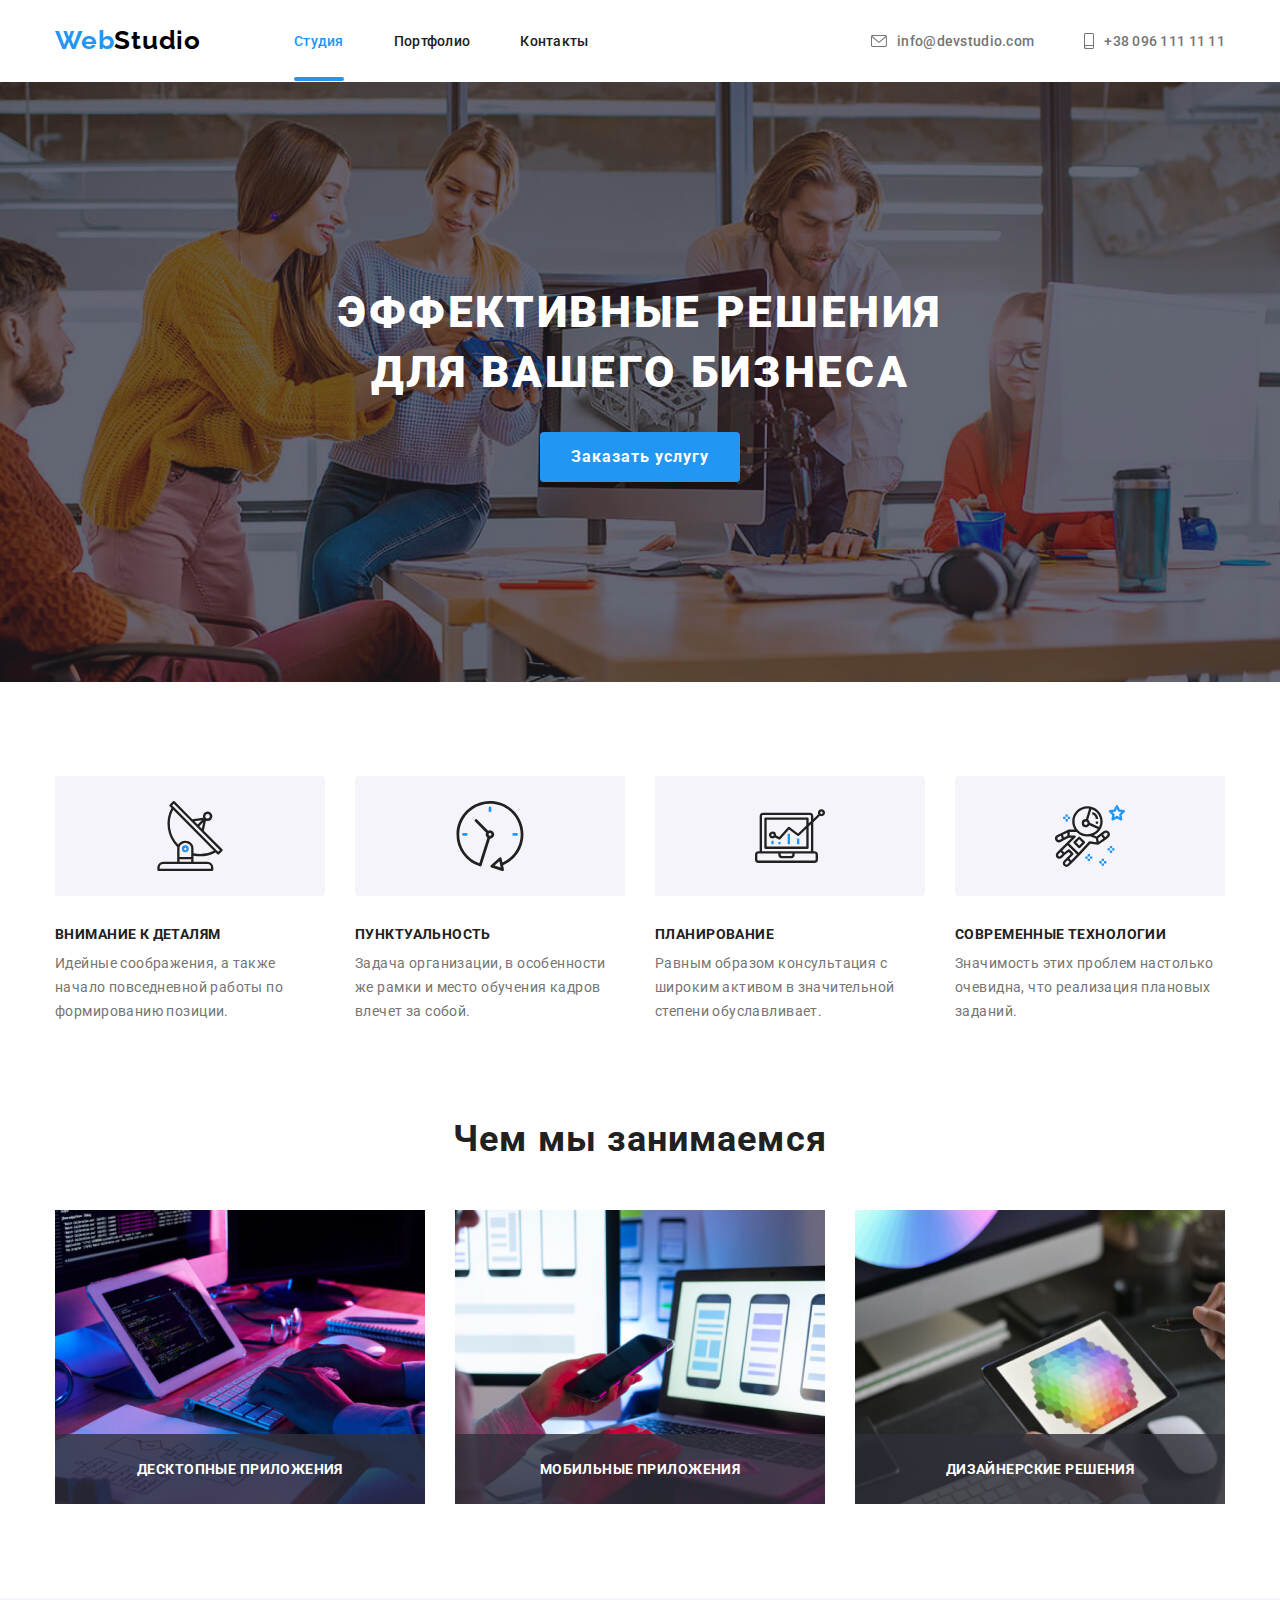
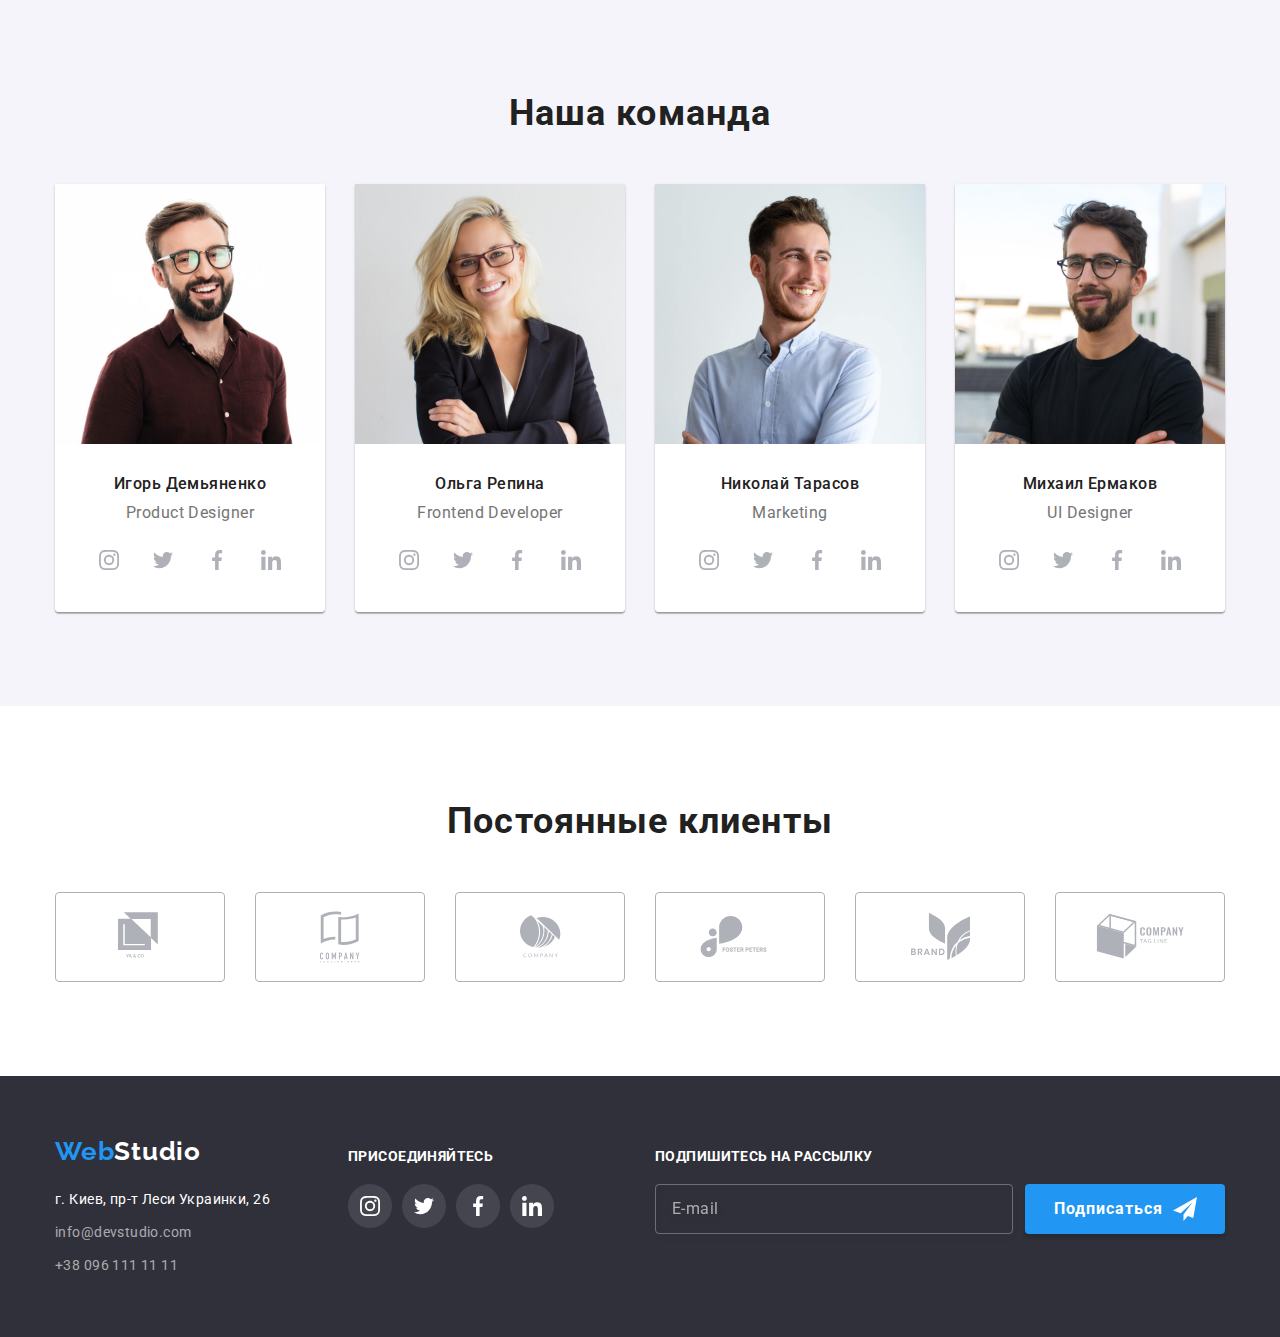
<file: index.html>
<!DOCTYPE html>
<html lang="ru">
  <head>
    <meta charset="UTF-8" />
    <meta name="viewport" content="width=device-width, initial-scale=1.0" />
    <title>Веб студия, портфолио</title>
    <link rel="stylesheet" href="https://cdnjs.cloudflare.com/ajax/libs/modern-normalize/1.0.0/modern-normalize.css" />
    <link rel="stylesheet"
      href="https://fonts.googleapis.com/css2?family=Raleway:wght@700&family=Roboto:wght@400;500;700;900&display=swap" />
    <link rel="stylesheet" href="./css/main.min.css" />
  </head>

  <body>
    <!--HEADER-->
    <header class="header">
      <div class="container">
        <nav class="navigation">
          <a
            class="logo link"
            href="./index.html"
            aria-label="логотип веб студии"
            ><span class="logo-color">Web</span
            ><span class="logo-color-header">Studio</span></a
          >
          <ul class="navigation-list list">
            <li class="navigation-list-item">
              <a class="navigation-list-link link active" href="./index.html"
                >Студия</a
              >
            </li>
            <li class="navigation-list-item">
              <a class="navigation-list-link link" href="./portfolio.html"
                >Портфолио</a
              >
            </li>
            <li class="navigation-list-item">
              <a class="navigation-list-link link" href="">Контакты</a>
            </li>
          </ul>
        </nav>
        <address class="address">
          <ul class="address-list list">
            <li class="address-list-item">
              <a
                class="address-list-link link"
                href="mailto:info@devstudio.com"
              >
                <svg class="address-list-svg envelope">
                  <use href="./images/sprite.svg#envelope"></use>
                </svg>
                info@devstudio.com</a
              >
            </li>
            <li class="address-list-item">
              <a class="address-list-link link" href="tel:+380961111111">
                <svg class="address-list-svg smartphone">
                  <use href="./images/sprite.svg#smartphone"></use>
                </svg>
                +38 096 111 11 11</a
              >
            </li>
          </ul>
        </address>
      </div>
    </header>

    <main>
      <!--HERO-->
      <section class="hero">
        <div class="container">
          <h1 class="hero-title">ЭФФЕКТИВНЫЕ РЕШЕНИЯ ДЛЯ ВАШЕГО БИЗНЕСА</h1>
          <button
            class="modal-button main-button"
            type="button"
            data-modal-open
          >
            Заказать услугу
          </button>
        </div>
      </section>

      <!--FEATURES-->
      <section class="features">
        <div class="container">
          <h2 class="features-title visually-hidden">Оcобенности веб студии</h2>
          <ul class="features-list list">
            <li class="features-list-item one">
              <h3 class="features-list-subtitle subtitle">
                Внимание к деталям
              </h3>
              <p class="features-list-text">
                Идейные соображения, а также начало повседневной работы по
                формированию позиции.
              </p>
            </li>
            <li class="features-list-item two">
              <h3 class="features-list-subtitle subtitle">Пунктуальность</h3>
              <p class="features-list-text">
                Задача организации, в особенности же рамки и место обучения
                кадров влечет за собой.
              </p>
            </li>
            <li class="features-list-item three">
              <h3 class="features-list-subtitle subtitle">Планирование</h3>
              <p class="features-list-text">
                Равным образом консультация с широким активом в значительной
                степени обуславливает.
              </p>
            </li>
            <li class="features-list-item four">
              <h3 class="features-list-subtitle subtitle">
                Современные технологии
              </h3>
              <p class="features-list-text">
                Значимость этих проблем настолько очевидна, что реализация
                плановых заданий.
              </p>
            </li>
          </ul>
        </div>
      </section>

      <!--GALLERY-->
      <section class="gallery">
        <div class="container">
          <h2 class="title">Чем мы занимаемся</h2>
          <ul class="gallery-list list">
            <li class="gallery-list-item">
              <div class="gallery-list-content">
                <img
                  class="gallery-list-img"
                  src="./images/gallery/gallery-img-1.jpg"
                  width="370"
                  height="294"
                  alt="Дизайнер пишет код"
                />
                <p class="gallery-list-text">Десктопные приложения</p>
              </div>
            </li>
            <li class="gallery-list-item">
              <div class="gallery-list-content">
                <img
                  class="gallery-list-img"
                  src="./images/gallery/gallery-img-2.jpg"
                  width="370"
                  height="294"
                  alt="Дизайнер создает интерфейс для мобильного"
                />
                <p class="gallery-list-text">Мобильные приложения</p>
              </div>
            </li>
            <li class="gallery-list-item">
              <div class="gallery-list-content">
                <img
                  class="gallery-list-img"
                  src="./images/gallery/gallery-img-3.jpg"
                  width="370"
                  height="294"
                  alt="Дизайнер выбирает цветовую гамму"
                />
                <p class="gallery-list-text">Дизайнерские решения</p>
              </div>
            </li>
          </ul>
        </div>
      </section>

      <!--STAFF-->
      <section class="staff">
        <div class="container">
          <h2 class="title">Наша команда</h2>
          <ul class="staff-list list">
            <li class="staff-list-items">
              <img
                class="staff-list-img"
                src="./images/staff/staff-img-1.jpg"
                width="270"
                height="260"
                alt="Сотрудник улыбается"
              />
              <div class="staff-list-content">
                <h3 class="staff-list-name">Игорь Демьяненко</h3>
                <p class="staff-list-position" lang="en">Product Designer</p>
                <ul class="social-list list">
                  <li class="social-list-item">
                    <a class="social-list-link" href="">
                      <svg class="social-list-svg">
                        <use href="./images/sprite.svg#instagram"></use>
                      </svg>
                    </a>
                  </li>
                  <li class="social-list-item">
                    <a class="social-list-link" href="">
                      <svg class="social-list-svg">
                        <use href="./images/sprite.svg#twitter"></use>
                      </svg>
                    </a>
                  </li>
                  <li class="social-list-item">
                    <a class="social-list-link" href="">
                      <svg class="social-list-svg">
                        <use href="./images/sprite.svg#facebook"></use>
                      </svg>
                    </a>
                  </li>
                  <li class="social-list-item">
                    <a class="social-list-link" href="">
                      <svg class="social-list-svg">
                        <use href="./images/sprite.svg#linkedin"></use>
                      </svg>
                    </a>
                  </li>
                </ul>
              </div>
            </li>
            <li class="staff-list-items">
              <img
                class="staff-list-img"
                src="./images/staff/staff-img-2.jpg"
                width="270"
                height="260"
                alt="Сотрудник улыбается"
              />
              <div class="staff-list-content">
                <h3 class="staff-list-name">Ольга Репина</h3>
                <p class="staff-list-position" lang="en">Frontend Developer</p>
                <ul class="social-list list">
                  <li class="social-list-item">
                    <a class="social-list-link" href="">
                      <svg class="social-list-svg">
                        <use href="./images/sprite.svg#instagram"></use>
                      </svg>
                    </a>
                  </li>
                  <li class="social-list-item">
                    <a class="social-list-link" href="">
                      <svg class="social-list-svg">
                        <use href="./images/sprite.svg#twitter"></use>
                      </svg>
                    </a>
                  </li>
                  <li class="social-list-item">
                    <a class="social-list-link" href="">
                      <svg class="social-list-svg">
                        <use href="./images/sprite.svg#facebook"></use>
                      </svg>
                    </a>
                  </li>
                  <li class="social-list-item">
                    <a class="social-list-link" href="">
                      <svg class="social-list-svg">
                        <use href="./images/sprite.svg#linkedin"></use>
                      </svg>
                    </a>
                  </li>
                </ul>
              </div>
            </li>
            <li class="staff-list-items">
              <img
                class="staff-list-img"
                src="./images/staff/staff-img-3.jpg"
                width="270"
                height="260"
                alt="Сотрудник улыбается"
              />
              <div class="staff-list-content">
                <h3 class="staff-list-name">Николай Тарасов</h3>
                <p class="staff-list-position" lang="en">Marketing</p>
                <ul class="social-list list">
                  <li class="social-list-item">
                    <a class="social-list-link" href="">
                      <svg class="social-list-svg">
                        <use href="./images/sprite.svg#instagram"></use>
                      </svg>
                    </a>
                  </li>
                  <li class="social-list-item">
                    <a class="social-list-link" href="">
                      <svg class="social-list-svg">
                        <use href="./images/sprite.svg#twitter"></use>
                      </svg>
                    </a>
                  </li>
                  <li class="social-list-item">
                    <a class="social-list-link" href="">
                      <svg class="social-list-svg">
                        <use href="./images/sprite.svg#facebook"></use>
                      </svg>
                    </a>
                  </li>
                  <li class="social-list-item">
                    <a class="social-list-link" href="">
                      <svg class="social-list-svg">
                        <use href="./images/sprite.svg#linkedin"></use>
                      </svg>
                    </a>
                  </li>
                </ul>
              </div>
            </li>
            <li class="staff-list-items">
              <img
                class="staff-list-img"
                src="./images/staff/staff-img-4.jpg"
                width="270"
                height="260"
                alt="Сотрудник улыбается"
              />
              <div class="staff-list-content">
                <h3 class="staff-list-name">Михаил Ермаков</h3>
                <p class="staff-list-position" lang="en">UI Designer</p>
                <ul class="social-list list">
                  <li class="social-list-item">
                    <a class="social-list-link" href="">
                      <svg class="social-list-svg">
                        <use href="./images/sprite.svg#instagram"></use>
                      </svg>
                    </a>
                  </li>
                  <li class="social-list-item">
                    <a class="social-list-link" href="">
                      <svg class="social-list-svg">
                        <use href="./images/sprite.svg#twitter"></use>
                      </svg>
                    </a>
                  </li>
                  <li class="social-list-item">
                    <a class="social-list-link" href="">
                      <svg class="social-list-svg">
                        <use href="./images/sprite.svg#facebook"></use>
                      </svg>
                    </a>
                  </li>
                  <li class="social-list-item">
                    <a class="social-list-link" href="">
                      <svg class="social-list-svg">
                        <use href="./images/sprite.svg#linkedin"></use>
                      </svg>
                    </a>
                  </li>
                </ul>
              </div>
            </li>
          </ul>
        </div>
      </section>

      <!--CLIENTS-->
      <section class="clients">
        <div class="container">
          <h2 class="title">Постоянные клиенты</h2>
          <ul class="clients-list list">
            <li class="clients-list-items">
              <a class="clients-list-link" href="">
                <svg class="clients-list-svg svg-one">
                  <use href="./images/sprite.svg#logo-1"></use>
                </svg>
              </a>
            </li>
            <li class="clients-list-items">
              <a class="clients-list-link" href="">
                <svg class="clients-list-svg svg-two">
                  <use href="./images/sprite.svg#logo-2"></use>
                </svg>
              </a>
            </li>
            <li class="clients-list-items">
              <a class="clients-list-link" href="">
                <svg class="clients-list-svg svg-three">
                  <use href="./images/sprite.svg#logo-3"></use>
                </svg>
              </a>
            </li>
            <li class="clients-list-items">
              <a class="clients-list-link" href="">
                <svg class="clients-list-svg svg-four">
                  <use href="./images/sprite.svg#logo-4"></use>
                </svg>
              </a>
            </li>
            <li class="clients-list-items">
              <a class="clients-list-link" href="">
                <svg class="clients-list-svg svg-five">
                  <use href="./images/sprite.svg#logo-5"></use>
                </svg>
              </a>
            </li>
            <li class="clients-list-items">
              <a class="clients-list-link" href="">
                <svg class="clients-list-svg svg-six">
                  <use href="./images/sprite.svg#logo-6"></use>
                </svg>
              </a>
            </li>
          </ul>
        </div>
      </section>
    </main>

    <!--FOOTER-->
    <footer class="footer">
      <div class="container">
        <div class="footer-item">
          <a
            class="logo link"
            href="./index.html"
            aria-label="логотип веб студии"
            ><span class="logo-color">Web</span
            ><span class="logo-color-footer">Studio</span></a
          >
          <address class="address">
            <ul class="contact-list list">
              <li class="contact-list-item">
                <a
                  class="contact-list-link color link"
                  href="https://goo.gl/maps/PS6LSxq1CQ7J59Th6"
                  >г. Киев, пр-т Леси Украинки, 26</a
                >
              </li>
              <li class="contact-list-item">
                <a
                  class="contact-list-link link"
                  href="mailto:info@devstudio.com"
                  >info@devstudio.com</a
                >
              </li>
              <li class="contact-list-item">
                <a class="contact-list-link link" href="tel:+380961111111"
                  >+38 096 111 11 11</a
                >
              </li>
            </ul>
          </address>
        </div>
        <div class="footer-social-links">
          <h3 class="footer-subtitle subtitle">Присоединяйтесь</h3>
          <ul class="social-list list">
            <li class="social-list-item">
              <a class="social-list-link" href="">
                <svg class="social-list-svg">
                  <use href="./images/sprite.svg#instagram"></use>
                </svg>
              </a>
            </li>
            <li class="social-list-item">
              <a class="social-list-link" href="">
                <svg class="social-list-svg">
                  <use href="./images/sprite.svg#twitter"></use>
                </svg>
              </a>
            </li>
            <li class="social-list-item">
              <a class="social-list-link" href="">
                <svg class="social-list-svg">
                  <use href="./images/sprite.svg#facebook"></use>
                </svg>
              </a>
            </li>
            <li class="social-list-item">
              <a class="social-list-link" href="">
                <svg class="social-list-svg">
                  <use href="./images/sprite.svg#linkedin"></use>
                </svg>
              </a>
            </li>
          </ul>
        </div>
        <div class="footer-subscribe">
          <h3 class="footer-subtitle subtitle">Подпишитесь на рассылку</h3>
          <form action="#" class="footer-form">
            <input
              type="email"
              name="user-email"
              class="footer-form-input"
              placeholder="E-mail"
              required
            />
            <button type="submit" class="footer-form-button main-button">
              Подписаться
              <svg class="button-svg">
                <use href="./images/sprite.svg#send"></use>
              </svg>
            </button>
          </form>
        </div>
      </div>
    </footer>

    <!--BACKDROP-->
    <div class="backdrop is-hidden" data-modal>
      <div class="modal">
        <button type="button" class="close-button" data-modal-close>
          <svg class="close-button-svg">
            <use href="./images/sprite.svg#close"></use>
          </svg>
        </button>
        <h2 class="modal-title">Оставьте свои данные, мы вам перезвоним</h2>
        <form action="#" class="modal-form">
          <label class="modal-form-field">
            Имя
            <span class="modal-form-field-wrapper">
              <input
                type="text"
                name="user-name"
                class="modal-form-input"
                required
              />
              <svg class="modal-form-svg">
                <use href="./images/sprite.svg#person"></use>
              </svg>
            </span>
          </label>
          <label class="modal-form-field">
            Телефон
            <span class="modal-form-field-wrapper">
              <input
                type="tel"
                name="user-phone"
                class="modal-form-input"
                required
              />
              <svg class="modal-form-svg">
                <use href="./images/sprite.svg#phone"></use>
              </svg>
            </span>
          </label>
          <label class="modal-form-field">
            Почта
            <span class="modal-form-field-wrapper">
              <input
                type="email"
                name="user-email"
                class="modal-form-input"
                required
              />
              <svg class="modal-form-svg">
                <use href="./images/sprite.svg#email"></use>
              </svg>
            </span>
          </label>
          <label for="message" class="modal-form-field message"
            >Комментарий</label
          >
          <textarea
            name="user-message"
            id="message"
            cols="30"
            rows="10"
            class="modal-form-message"
            placeholder="Введите текст"
          ></textarea>
          <input
            type="checkbox"
            id="check-policy"
            name="user-policy"
            value="accept-policy"
            class="modal-form-policy visually-hidden"
          />
          <label for="check-policy" class="modal-form-policy-label"
            >Соглашаюсь с рассылкой и принимаю&nbsp;
            <a href="" class="modal-form-policy-link link">
              Условия договора</a
            ></label
          >
          <button type="submit" class="modal-form-button main-button">
            Отправить
          </button>
        </form>
      </div>
    </div>
    <script src="./js/modal.js"></script>
  </body>
</html>
</file>
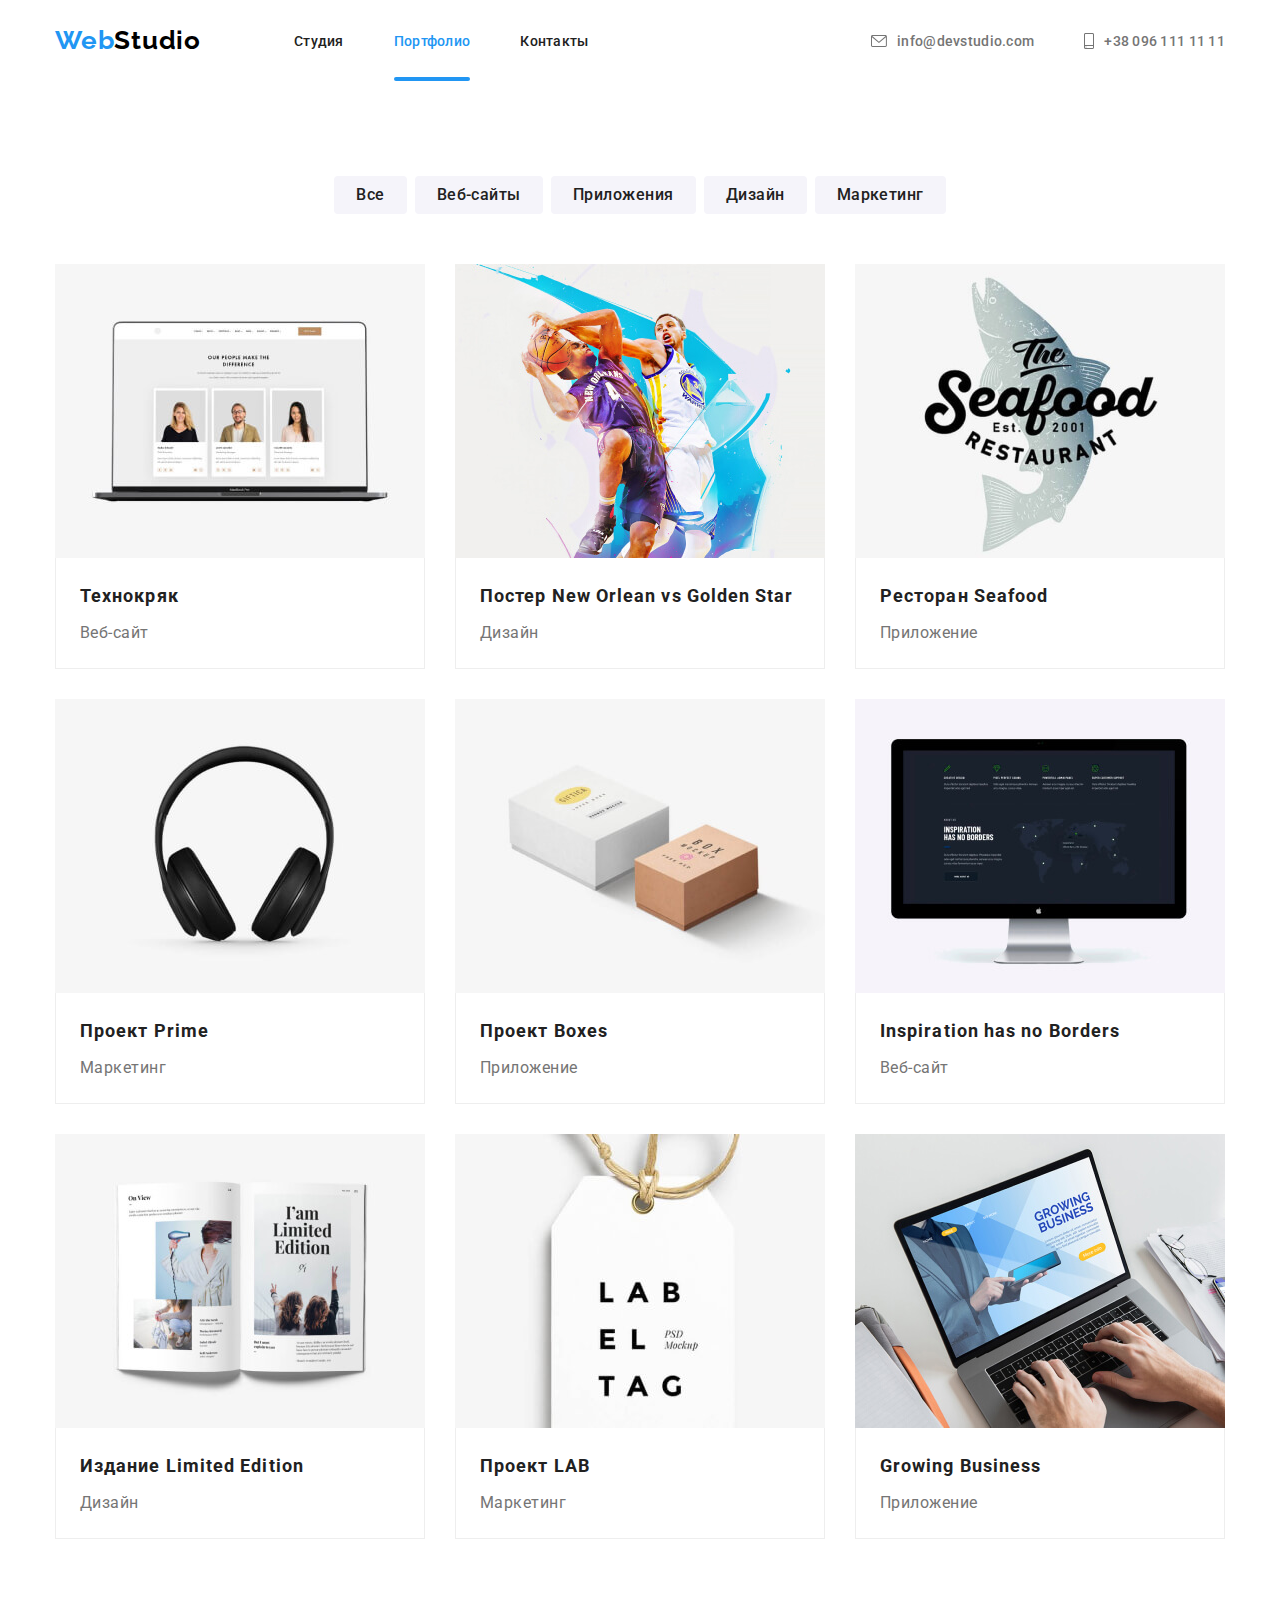
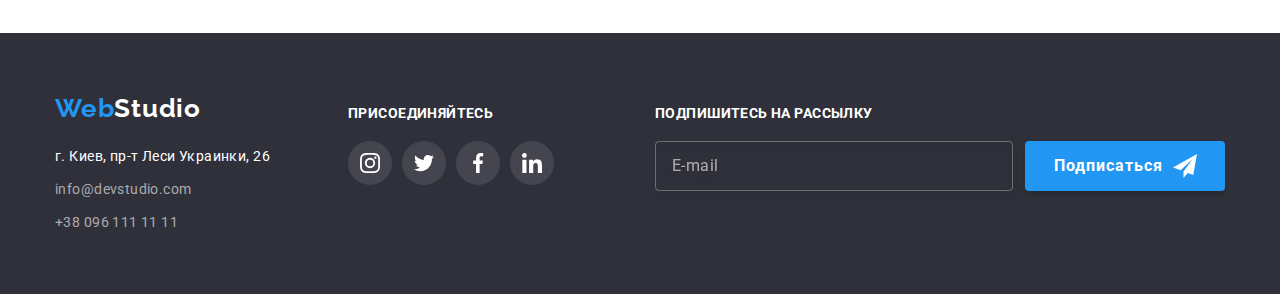
<file: portfolio.html>
<!DOCTYPE html>
<html lang="ru">
  <head>
    <meta charset="UTF-8" />
    <meta name="viewport" content="width=device-width, initial-scale=1.0" />
    <title>Веб студия, портфолио</title>
    <link
      rel="stylesheet"
      href="https://cdnjs.cloudflare.com/ajax/libs/modern-normalize/1.0.0/modern-normalize.css"
    />
    <link
      rel="stylesheet"
      href="https://fonts.googleapis.com/css2?family=Raleway:wght@700&family=Roboto:wght@400;500;700;900&display=swap"
    />
    <link rel="stylesheet" href="./css/portfolio.min.css" />
  </head>

  <body>
    <!--HEADER-->
    <header class="header">
      <div class="container">
        <nav class="navigation">
          <a
            class="logo link"
            href="./index.html"
            aria-label="логотип веб студии"
            ><span class="logo-color">Web</span
            ><span class="logo-color-header">Studio</span></a
          >
          <ul class="navigation-list list">
            <li class="navigation-list-item">
              <a class="navigation-list-link link" href="./index.html"
                >Студия</a
              >
            </li>
            <li class="navigation-list-item">
              <a
                class="navigation-list-link link active"
                href="./portfolio.html"
                >Портфолио</a
              >
            </li>
            <li class="navigation-list-item">
              <a class="navigation-list-link link" href="">Контакты</a>
            </li>
          </ul>
        </nav>

        <address class="address">
          <ul class="address-list list">
            <li class="address-list-item">
              <a
                class="address-list-link link"
                href="mailto:info@devstudio.com"
              >
                <svg class="address-list-svg envelope">
                  <use href="./images/sprite.svg#envelope"></use>
                </svg>
                info@devstudio.com</a
              >
            </li>
            <li class="address-list-item">
              <a class="address-list-link link" href="tel:+380961111111">
                <svg class="address-list-svg smartphone">
                  <use href="./images/sprite.svg#smartphone"></use>
                </svg>
                +38 096 111 11 11</a
              >
            </li>
          </ul>
        </address>
      </div>
    </header>

    <main>
      <!--PORTFOLIO-->
      <section class="portfolio">
        <div class="container">
          <h1 class="portfolio-title visually-hidden">Портфолио</h1>
          <ul class="portfolio-list-one list">
            <li class="portfolio-list-buttons">
              <button class="portfolio-button" type="button">Все</button>
            </li>
            <li class="portfolio-list-buttons">
              <button class="portfolio-button" type="button">Веб-сайты</button>
            </li>
            <li class="portfolio-list-buttons">
              <button class="portfolio-button" type="button">Приложения</button>
            </li>
            <li class="portfolio-list-buttons">
              <button class="portfolio-button" type="button">Дизайн</button>
            </li>
            <li class="portfolio-list-buttons">
              <button class="portfolio-button" type="button">Маркетинг</button>
            </li>
          </ul>
          <ul class="portfolio-list-two list">
            <li class="portfolio-list-items">
              <a class="portfolio-item-link link" href="">
                <div class="portfolio-item-box">
                  <img
                    class="portfolio-list-img"
                    src="./images/portfolio/portfolio-img-1.jpg"
                    alt="Веб-сайт на мониторе ноутбука"
                  />
                  <div class="portfolio-list-overlay">
                    <p class="portfolio-list-discription">
                      Технокряк это современная площадка распространения
                      коронавируса. Компании используют эту платформу для
                      цифрового шпионажа и атак на защищённые сервера
                      конкурентов.
                    </p>
                  </div>
                </div>
                <div class="portfolio-list-content">
                  <h2 class="portfolio-list-subtitle">Технокряк</h2>
                  <p class="portfolio-list-text">Веб-сайт</p>
                </div>
              </a>
            </li>
            <li class="portfolio-list-items">
              <a class="portfolio-item-link link" href="">
                <div class="portfolio-item-box">
                  <img
                    class="portfolio-list-img"
                    src="./images/portfolio/portfolio-img-2.jpg"
                    alt="Два баскетболиста"
                  />
                  <div class="portfolio-list-overlay">
                    <p class="portfolio-list-discription">
                      Технокряк это современная площадка распространения
                      коронавируса. Компании используют эту платформу для
                      цифрового шпионажа и атак на защищённые сервера
                      конкурентов.
                    </p>
                  </div>
                </div>
                <div class="portfolio-list-content">
                  <h2 class="portfolio-list-subtitle">
                    Постер <span lang="en">New Orlean vs Golden Star</span>
                  </h2>
                  <p class="portfolio-list-text">Дизайн</p>
                </div>
              </a>
            </li>
            <li class="portfolio-list-items">
              <a class="portfolio-item-link link" href="">
                <div class="portfolio-item-box">
                  <img
                    class="portfolio-list-img"
                    src="./images/portfolio/portfolio-img-3.jpg"
                    alt="Логотип ресторана"
                  />
                  <div class="portfolio-list-overlay">
                    <p class="portfolio-list-discription">
                      Технокряк это современная площадка распространения
                      коронавируса. Компании используют эту платформу для
                      цифрового шпионажа и атак на защищённые сервера
                      конкурентов.
                    </p>
                  </div>
                </div>
                <div class="portfolio-list-content">
                  <h2 class="portfolio-list-subtitle">
                    Ресторан <span lang="en">Seafood</span>
                  </h2>
                  <p class="portfolio-list-text">Приложение</p>
                </div>
              </a>
            </li>
            <li class="portfolio-list-items">
              <a class="portfolio-item-link link" href="">
                <div class="portfolio-item-box">
                  <img
                    class="portfolio-list-img"
                    src="./images/portfolio/portfolio-img-4.jpg"
                    alt="Наушники"
                  />
                  <div class="portfolio-list-overlay">
                    <p class="portfolio-list-discription">
                      Технокряк это современная площадка распространения
                      коронавируса. Компании используют эту платформу для
                      цифрового шпионажа и атак на защищённые сервера
                      конкурентов.
                    </p>
                  </div>
                </div>
                <div class="portfolio-list-content">
                  <h2 class="portfolio-list-subtitle">
                    Проект <span lang="en">Prime</span>
                  </h2>
                  <p class="portfolio-list-text">Маркетинг</p>
                </div>
              </a>
            </li>
            <li class="portfolio-list-items">
              <a class="portfolio-item-link link" href="">
                <div class="portfolio-item-box">
                  <img
                    class="portfolio-list-img"
                    src="./images/portfolio/portfolio-img-5.jpg"
                    alt="Две коробочки"
                  />
                  <div class="portfolio-list-overlay">
                    <p class="portfolio-list-discription">
                      Технокряк это современная площадка распространения
                      коронавируса. Компании используют эту платформу для
                      цифрового шпионажа и атак на защищённые сервера
                      конкурентов.
                    </p>
                  </div>
                </div>
                <div class="portfolio-list-content">
                  <h2 class="portfolio-list-subtitle">
                    Проект <span lang="en">Boxes</span>
                  </h2>
                  <p class="portfolio-list-text">Приложение</p>
                </div>
              </a>
            </li>
            <li class="portfolio-list-items">
              <a class="portfolio-item-link link" href="">
                <div class="portfolio-item-box">
                  <img
                    class="portfolio-list-img"
                    src="./images/portfolio/portfolio-img-6.jpg"
                    alt="Веб-сайт на мониторе компьютера"
                  />
                  <div class="portfolio-list-overlay">
                    <p class="portfolio-list-discription">
                      Технокряк это современная площадка распространения
                      коронавируса. Компании используют эту платформу для
                      цифрового шпионажа и атак на защищённые сервера
                      конкурентов.
                    </p>
                  </div>
                </div>
                <div class="portfolio-list-content">
                  <h2 class="portfolio-list-subtitle" lang="en">
                    Inspiration has no Borders
                  </h2>
                  <p class="portfolio-list-text">Веб-сайт</p>
                </div>
              </a>
            </li>
            <li class="portfolio-list-items">
              <a class="portfolio-item-link link" href="">
                <div class="portfolio-item-box">
                  <img
                    class="portfolio-list-img"
                    src="./images/portfolio/portfolio-img-7.jpg"
                    alt="Открытый журнал"
                  />
                  <div class="portfolio-list-overlay">
                    <p class="portfolio-list-discription">
                      Технокряк это современная площадка распространения
                      коронавируса. Компании используют эту платформу для
                      цифрового шпионажа и атак на защищённые сервера
                      конкурентов.
                    </p>
                  </div>
                </div>
                <div class="portfolio-list-content">
                  <h2 class="portfolio-list-subtitle">
                    Издание <span>Limited Edition</span>
                  </h2>
                  <p class="portfolio-list-text">Дизайн</p>
                </div>
              </a>
            </li>
            <li class="portfolio-list-items">
              <a class="portfolio-item-link link" href="">
                <div class="portfolio-item-box">
                  <img
                    class="portfolio-list-img"
                    src="./images/portfolio/portfolio-img-8.jpg"
                    alt="Бирка с логотипом"
                  />
                  <div class="portfolio-list-overlay">
                    <p class="portfolio-list-discription">
                      Технокряк это современная площадка распространения
                      коронавируса. Компании используют эту платформу для
                      цифрового шпионажа и атак на защищённые сервера
                      конкурентов.
                    </p>
                  </div>
                </div>
                <div class="portfolio-list-content">
                  <h2 class="portfolio-list-subtitle">
                    Проект <span lang="en">LAB</span>
                  </h2>
                  <p class="portfolio-list-text">Маркетинг</p>
                </div>
              </a>
            </li>
            <li class="portfolio-list-items">
              <a class="portfolio-item-link link" href="">
                <div class="portfolio-item-box">
                  <img
                    class="portfolio-list-img"
                    src="./images/portfolio/portfolio-img-9.jpg"
                    alt="Веб-сайт на мониторе ноутбука"
                  />
                  <div class="portfolio-list-overlay">
                    <p class="portfolio-list-discription">
                      Технокряк это современная площадка распространения
                      коронавируса. Компании используют эту платформу для
                      цифрового шпионажа и атак на защищённые сервера
                      конкурентов.
                    </p>
                  </div>
                </div>
                <div class="portfolio-list-content">
                  <h2 class="portfolio-list-subtitle" lang="en">
                    Growing Business
                  </h2>
                  <p class="portfolio-list-text">Приложение</p>
                </div>
              </a>
            </li>
          </ul>
        </div>
      </section>
    </main>

    <!--FOOTER-->
    <footer class="footer">
      <div class="container">
        <div class="footer-item">
          <a
            class="logo link"
            href="./index.html"
            aria-label="логотип веб студии"
            ><span class="logo-color">Web</span
            ><span class="logo-color-footer">Studio</span></a
          >
          <address class="address">
            <ul class="contact-list list">
              <li class="contact-list-item">
                <a
                  class="contact-list-link color link"
                  href="https://goo.gl/maps/PS6LSxq1CQ7J59Th6"
                  >г. Киев, пр-т Леси Украинки, 26</a
                >
              </li>
              <li class="contact-list-item">
                <a
                  class="contact-list-link link"
                  href="mailto:info@devstudio.com"
                  >info@devstudio.com</a
                >
              </li>
              <li class="contact-list-item">
                <a class="contact-list-link link" href="tel:+380961111111"
                  >+38 096 111 11 11</a
                >
              </li>
            </ul>
          </address>
        </div>
        <div class="footer-social-links">
          <h3 class="footer-subtitle subtitle">Присоединяйтесь</h3>
          <ul class="social-list list">
            <li class="social-list-item">
              <a class="social-list-link" href="">
                <svg class="social-list-svg">
                  <use href="./images/sprite.svg#instagram"></use>
                </svg>
              </a>
            </li>
            <li class="social-list-item">
              <a class="social-list-link" href="">
                <svg class="social-list-svg">
                  <use href="./images/sprite.svg#twitter"></use>
                </svg>
              </a>
            </li>
            <li class="social-list-item">
              <a class="social-list-link" href="">
                <svg class="social-list-svg">
                  <use href="./images/sprite.svg#facebook"></use>
                </svg>
              </a>
            </li>
            <li class="social-list-item">
              <a class="social-list-link" href="">
                <svg class="social-list-svg">
                  <use href="./images/sprite.svg#linkedin"></use>
                </svg>
              </a>
            </li>
          </ul>
        </div>
        <div class="footer-subscribe">
          <h3 class="footer-subtitle subtitle">Подпишитесь на рассылку</h3>
          <form action="#" class="footer-form">
            <input
              type="email"
              name="user-email"
              class="footer-form-input"
              placeholder="E-mail"
              required
            />
            <button type="submit" class="footer-form-button main-button">
              Подписаться
              <svg class="button-svg">
                <use href="./images/sprite.svg#send"></use>
              </svg>
            </button>
          </form>
        </div>
      </div>
    </footer>
  </body>
</html>
</file>
<file: css/main.min.css>
.visually-hidden{position:absolute !important;clip:rect(1px 1px 1px 1px);clip:rect(1px, 1px, 1px, 1px);padding:0 !important;border:0 !important;height:1px !important;width:1px !important;overflow:hidden}*,*::before,*::after{margin:0;padding:0}body{font-family:"Roboto",sans-serif;font-style:normal}img{display:block}.list{list-style:none}.link{text-decoration:none}.address{font-style:normal}.container{width:1200px;padding:0 15px;margin:0 auto}.header .container{display:flex;align-items:center}.hero .container{display:flex;flex-direction:column;align-items:center;justify-content:center;height:600px}.footer .container{display:flex;justify-content:space-between}.logo{font-family:"Raleway",sans-serif;font-style:normal;font-weight:700;font-size:26px;line-height:1.192;letter-spacing:0.03em}.logo-color{color:#2196f3}.logo-color-header{color:#000}.logo-color-footer{color:#fff}.navigation .logo{margin-right:93px;padding-top:25px;padding-bottom:26px}.footer-item>.logo{margin-bottom:20px}.title{font-weight:700;font-size:36px;line-height:1.167;text-align:center;letter-spacing:0.03em;color:#212121;margin-bottom:50px}.main-button{font-weight:700;font-size:16px;line-height:1.875;letter-spacing:0.06em;color:#fff;background:#2196f3;box-shadow:0px 4px 4px rgba(0,0,0,0.15);min-width:200px;height:50px;border:none;border-radius:4px;cursor:pointer}.subtitle{font-weight:700;font-size:14px;line-height:1.143;letter-spacing:0.03em;text-transform:uppercase}.social-list{display:flex}.social-list-link{display:flex;align-items:center;justify-content:center;width:44px;height:44px;border-radius:50%;transition:background-color 250ms cubic-bezier(0.4, 0, 0.2, 1)}.social-list-link:hover,.social-list-link:focus{background-color:#2196f3}.footer-social-links .social-list-link{background-image:linear-gradient(rgba(255,255,255,0.1), rgba(255,255,255,0.1))}.social-list-svg{width:20px;height:20px;transition:fill 250ms cubic-bezier(0.4, 0, 0.2, 1)}.footer-social-links .social-list-svg{fill:#fff}.social-list-item:not(:last-child){margin-right:10px}.footer-social-links>.social-list{padding:0px}.backdrop{width:100%;height:100%;background:rgba(0,0,0,0.2);position:fixed;top:0;left:0;transition:all 500ms linear}.backdrop.is-hidden{opacity:0;visibility:hidden;pointer-events:none;transition:all 500ms linear 500ms}.modal{width:528px;height:580px;background:#fff;box-shadow:0px 1px 3px rgba(0,0,0,0.12),0px 1px 1px rgba(0,0,0,0.14),0px 2px 1px rgba(0,0,0,0.2);border-radius:4px;position:absolute;top:50%;left:50%;transform:translate(-50%, -50%) rotate(360deg) scale(1);transition:all 500ms linear 500ms;padding:40px}.modal-title{font-weight:700;font-size:20px;line-height:1.15;text-align:center;letter-spacing:0.03em;color:#212121;margin-bottom:12px}.backdrop.is-hidden .modal{transform:translate(-50%, -50%) rotate(0deg) scale(0);transition:all 500ms linear}.modal-form{display:flex;flex-direction:column}.modal-form-field{font-weight:400;font-size:12px;line-height:1.167;letter-spacing:0.01em;color:#757575;margin-bottom:10px}.modal-form-field-wrapper{position:relative;display:block}.modal-form-input{width:100%;height:40px;border:1px solid rgba(33,33,33,0.2);border-radius:4px;display:block;margin-top:4px;padding-left:42px}.modal-form-message{height:120px;border:1px solid rgba(33,33,33,0.2);border-radius:4px;resize:none;padding:12px 16px}.modal-form-message::placeholder{font-weight:400;font-size:14px;line-height:1.143;letter-spacing:0.01em;color:rgba(117,117,117,0.5)}.modal-form-input,.modal-form-message{transition:all 250ms cubic-bezier(0.4, 0, 0.2, 1)}.modal-form-input:focus,.modal-form-input:focus,.modal-form-message:focus,.modal-form-message:focus{outline:none;border-color:#2196f3}.modal-form-svg{width:18px;height:18px;position:absolute;left:12px;top:50%;transform:translateY(-50%);transition:fill 250ms cubic-bezier(0.4, 0, 0.2, 1)}.modal-form-input:focus+.modal-form-svg{fill:#2196f3}.modal-form-button{align-self:center}.modal-form-policy-label{color:#757575;margin-top:20px;margin-bottom:30px;display:flex;justify-content:center;align-items:center}.modal-form-policy-link{text-decoration-line:underline;color:#2196f3}.modal-form-policy-label,.modal-form-policy-link{font-weight:400;font-size:14px;line-height:1.714;letter-spacing:0.03em}.modal-form-policy-label::before{content:"";display:inline-block;width:16px;height:15px;margin-right:8px;background-image:url(../images/backdrop/backdrop-checkbox-img-1.svg)}.modal-form-policy:checked+.modal-form-policy-label::before{background-image:url(../images/backdrop/backdrop-checkbox-img-2.svg);background-color:#2196f3;border-radius:2px}.close-button{display:flex;align-items:center;justify-content:center;width:30px;height:30px;border-radius:50%;border:1px solid;border-color:rgba(0,0,0,0.1);background:#ffffff;position:absolute;top:8px;right:8px;cursor:pointer}.close-button-svg{width:18px;height:18px;transition:fill 250ms cubic-bezier(0.4, 0, 0.2, 1)}.close-button:focus .close-button-svg,.close-button:hover .close-button-svg{fill:#2196f3}.message{margin-bottom:4px}.header{background:#fff}.navigation{display:flex;align-items:center}.navigation-list{display:flex}.navigation-list-item:not(:last-child){margin-right:50px}.navigation-list-link{position:relative;font-weight:500;font-size:14px;line-height:1.143;letter-spacing:0.02em;color:#212121;padding:32px 0px;transition:color 250ms cubic-bezier(0.4, 0, 0.2, 1)}.navigation-list-link:hover,.navigation-list-link:focus{color:#2196f3}.address{display:flex}.header .address{margin-left:auto}.address-list{display:flex}.address-list-link{display:flex;align-items:center;font-weight:500;font-size:14px;line-height:1.143;letter-spacing:0.02em;color:#212121;padding:32px 0px;transition:color 250ms cubic-bezier(0.4, 0, 0.2, 1)}.address-list-item .address-list-link{color:#757575}.address-list-link:hover,.address-list-link:focus{color:#2196f3}.address-list-item:not(:last-child){margin-right:50px}.address-list-svg{margin-right:10px;fill:#757575;transition:fill 250ms cubic-bezier(0.4, 0, 0.2, 1)}.address-list-link:hover .address-list-svg,.address-list-link:focus .address-list-svg{fill:#2196f3}.envelope{width:16px;height:12px}.smartphone{width:10px;height:16px}.navigation-list-item .active{color:#2196f3}.active::after{content:"";display:block;width:100%;height:4px;border-radius:2px;background-color:#2196f3;position:absolute;bottom:0}.hero{background-image:linear-gradient(rgba(47,48,58,0.4), rgba(47,48,58,0.4)),url(../images/hero/hero-img.jpg);background-repeat:no-repeat;background-position:50% 50%;background-size:1600px 600px}.hero-title{font-weight:900;font-size:44px;line-height:1.364;text-align:center;letter-spacing:0.06em;text-transform:uppercase;color:#fff;max-width:696px;margin-bottom:30px}.modal-button{padding:10px 28px}.features{padding:94px 0px}.features-list{display:flex;justify-content:space-between}.features-list-subtitle{color:#212121;margin-bottom:10px}.features-list-text{font-weight:400;font-size:14px;line-height:1.714;letter-spacing:0.03em;color:#757575}.features-list-item{width:270px}.features-list-item::before{content:"";display:block;width:270px;height:120px;background-color:#f5f4fa;background-repeat:no-repeat;background-position:center;border-radius:4px;margin-bottom:30px}.one::before{background-image:url(../images/features/features-img-1.svg)}.two::before{background-image:url(../images/features/features-img-2.svg)}.three::before{background-image:url(../images/features/features-img-3.svg)}.four::before{background-image:url(../images/features/features-img-4.svg)}.gallery{padding-bottom:94px}.gallery-list{display:flex;justify-content:space-between}.gallery-list-content{position:relative;width:370px;height:294px}.gallery-list-text{width:100%;font-weight:700;font-size:14px;line-height:1.143;text-align:center;letter-spacing:0.03em;text-transform:uppercase;color:#fff;position:absolute;bottom:27px}.gallery-list-content::before{content:"";width:100%;height:70px;background:rgba(47,48,58,0.8);position:absolute;bottom:0px;left:0px}.staff{background:#f5f4fa;padding:94px 0px}.staff-list{display:flex;justify-content:space-between}.staff-list-content{padding:30px 0px;background-color:#fff;max-width:270px;border-radius:0px 0px 4px 4px}.staff-list-name{font-weight:500;font-size:16px;line-height:1.188;text-align:center;letter-spacing:0.03em;color:#212121;margin-bottom:10px}.staff-list-position{font-weight:400;font-size:16px;line-height:1.188;text-align:center;letter-spacing:0.03em;color:#757575;margin-bottom:16px}.staff-list-items{box-shadow:0px 1px 3px rgba(0,0,0,0.12),0px 1px 1px rgba(0,0,0,0.14),0px 2px 1px rgba(0,0,0,0.2);border-radius:0px 0px 4px 4px;transition:box-shadow 250ms cubic-bezier(0.4, 0, 0.2, 1)}.staff-list-items:hover{box-shadow:0px 4px 4px rgba(0,0,0,0.25)}.social-list{padding-left:32px;padding-right:32px}.social-list-svg{fill:#afb1b8}.social-list-link:hover .social-list-svg,.social-list-link:focus .social-list-svg{fill:#fff}.clients{padding:94px 0px}.clients-list{display:flex;justify-content:space-between}.clients-list-link{display:flex;align-items:center;justify-content:center;width:170px;height:90px;border:1px solid #afb1b8;border-radius:4px;transition:border-color 250ms cubic-bezier(0.4, 0, 0.2, 1)}.clients-list-link:hover,.clients-list-link:focus{border-color:#2196f3}.clients-list-svg{fill:#afb1b8;transition:fill 250ms cubic-bezier(0.4, 0, 0.2, 1)}.clients-list-link:hover .clients-list-svg,.clients-list-link:focus .clients-list-svg{fill:#2196f3}.svg-one{width:44px;height:49px}.svg-two{width:40px;height:52px}.svg-three{width:41px;height:43px}.svg-four{width:80px;height:42px}.svg-five{width:59px;height:47px}.svg-six{width:89px;height:45px}.footer{background:#2f303a}.footer-item{display:flex;flex-direction:column;margin-right:70px;padding:60px 0px}.footer-subtitle{color:#fff;margin-bottom:20px}.footer-subscribe{padding-top:72px}.footer-social-links{padding-top:72px;padding-bottom:100px;margin-right:93px}.contact-list-item:not(:last-child){margin-bottom:9px}.contact-list-item .color{color:#fff}.contact-list-link{font-weight:400;font-size:14px;line-height:24px;letter-spacing:0.03em;color:rgba(255,255,255,0.6);transition:color 250ms cubic-bezier(0.4, 0, 0.2, 1)}.contact-list-link:hover,.contact-list-link:focus{color:#2196f3}.footer-form{display:flex;align-items:center}.footer-form-input{width:358px;height:50px;border:1px solid rgba(255,255,255,0.3);filter:drop-shadow(0px 4px 4px rgba(0,0,0,0.15));border-radius:4px;background-color:transparent;padding-left:16px;margin-right:12px}.footer-form-input::placeholder{font-weight:400;font-size:16px;line-height:1.25;letter-spacing:0.03em;color:rgba(255,255,255,0.6)}.footer-form-button{padding-top:10px;padding-bottom:10px;padding-left:29px;padding-right:62px;position:relative}.button-svg{width:24px;height:24px;fill:#fff;position:absolute;bottom:13px;right:28px}
/*# sourceMappingURL=main.min.css.map */
</file>
<file: css/portfolio.min.css>
.visually-hidden{position:absolute !important;clip:rect(1px 1px 1px 1px);clip:rect(1px, 1px, 1px, 1px);padding:0 !important;border:0 !important;height:1px !important;width:1px !important;overflow:hidden}*,*::before,*::after{margin:0;padding:0}body{font-family:"Roboto",sans-serif;font-style:normal}img{display:block}.list{list-style:none}.link{text-decoration:none}.address{font-style:normal}.container{width:1200px;padding:0 15px;margin:0 auto}.header .container{display:flex;align-items:center}.hero .container{display:flex;flex-direction:column;align-items:center;justify-content:center;height:600px}.footer .container{display:flex;justify-content:space-between}.logo{font-family:"Raleway",sans-serif;font-style:normal;font-weight:700;font-size:26px;line-height:1.192;letter-spacing:0.03em}.logo-color{color:#2196f3}.logo-color-header{color:#000}.logo-color-footer{color:#fff}.navigation .logo{margin-right:93px;padding-top:25px;padding-bottom:26px}.footer-item>.logo{margin-bottom:20px}.main-button{font-weight:700;font-size:16px;line-height:1.875;letter-spacing:0.06em;color:#fff;background:#2196f3;box-shadow:0px 4px 4px rgba(0,0,0,0.15);min-width:200px;height:50px;border:none;border-radius:4px;cursor:pointer}.subtitle{font-weight:700;font-size:14px;line-height:1.143;letter-spacing:0.03em;text-transform:uppercase}.social-list{display:flex}.social-list-link{display:flex;align-items:center;justify-content:center;width:44px;height:44px;border-radius:50%;transition:background-color 250ms cubic-bezier(0.4, 0, 0.2, 1)}.social-list-link:hover,.social-list-link:focus{background-color:#2196f3}.footer-social-links .social-list-link{background-image:linear-gradient(rgba(255,255,255,0.1), rgba(255,255,255,0.1))}.social-list-svg{width:20px;height:20px;transition:fill 250ms cubic-bezier(0.4, 0, 0.2, 1)}.footer-social-links .social-list-svg{fill:#fff}.social-list-item:not(:last-child){margin-right:10px}.footer-social-links>.social-list{padding:0px}.portfolio-list-one{display:flex;justify-content:center;margin-bottom:50px;padding-top:94px}.portfolio-list-buttons:not(:last-child){margin-right:8px}.portfolio-button{font-weight:500;font-size:16px;line-height:1.625;text-align:center;letter-spacing:0.03em;color:#212121;background:#f5f4fa;border:none;border-radius:4px;cursor:pointer;padding:6px 22px;max-height:38px;transition:color 250ms cubic-bezier(0.4, 0, 0.2, 1),background 250ms cubic-bezier(0.4, 0, 0.2, 1),box-shadow 250ms cubic-bezier(0.4, 0, 0.2, 1)}.portfolio-button:hover,.portfolio-button:focus{color:#fff;background:#2196f3;box-shadow:0px 3px 1px rgba(0,0,0,0.1),0px 1px 2px rgba(0,0,0,0.08),0px 2px 2px rgba(0,0,0,0.12)}.portfolio-list-two{display:flex;flex-wrap:wrap;padding-bottom:94px}.portfolio-list-items{display:flex}.portfolio-list-items:not(:nth-child(3n)){margin-right:30px}.portfolio-list-items:nth-child(-n+6){margin-bottom:30px}.portfolio-list-content{padding:20px 24px;width:370px;border:1px solid #eeeeee;border-top:none}.portfolio-list-overlay{width:100%;height:100%;background:rgba(33,150,243,0.9);position:absolute;top:0;left:0;transform:translateY(100%);transition:transform 250ms cubic-bezier(0.4, 0, 0.2, 1)}.portfolio-item-link:hover .portfolio-list-overlay,.portfolio-item-link:focus .portfolio-list-overlay{transform:translateY(0%)}.portfolio-list-discription{width:322px;font-weight:400;font-size:18px;line-height:1.566;letter-spacing:0.03em;color:#fff;position:absolute;left:50%;top:50%;transform:translate(-50%, -50%)}.portfolio-list-subtitle{font-weight:700;font-size:18px;line-height:2;letter-spacing:0.06em;color:#212121;margin-bottom:4px}.portfolio-list-text{font-weight:400;font-size:16px;line-height:1.875;letter-spacing:0.03em;color:#757575}.portfolio-item-link{transition:box-shadow 250ms cubic-bezier(0.4, 0, 0.2, 1)}.portfolio-item-link:focus,.portfolio-item-link:hover{box-shadow:0px 1px 1px rgba(0,0,0,0.12),0px 4px 4px rgba(0,0,0,0.06),1px 4px 6px rgba(0,0,0,0.16)}.portfolio-item-box{width:370px;height:294px;position:relative;overflow:hidden}.header{background:#fff}.navigation{display:flex;align-items:center}.navigation-list{display:flex}.navigation-list-item:not(:last-child){margin-right:50px}.navigation-list-link{position:relative;font-weight:500;font-size:14px;line-height:1.143;letter-spacing:0.02em;color:#212121;padding:32px 0px;transition:color 250ms cubic-bezier(0.4, 0, 0.2, 1)}.navigation-list-link:hover,.navigation-list-link:focus{color:#2196f3}.address{display:flex}.header .address{margin-left:auto}.address-list{display:flex}.address-list-link{display:flex;align-items:center;font-weight:500;font-size:14px;line-height:1.143;letter-spacing:0.02em;color:#212121;padding:32px 0px;transition:color 250ms cubic-bezier(0.4, 0, 0.2, 1)}.address-list-item .address-list-link{color:#757575}.address-list-link:hover,.address-list-link:focus{color:#2196f3}.address-list-item:not(:last-child){margin-right:50px}.address-list-svg{margin-right:10px;fill:#757575;transition:fill 250ms cubic-bezier(0.4, 0, 0.2, 1)}.address-list-link:hover .address-list-svg,.address-list-link:focus .address-list-svg{fill:#2196f3}.envelope{width:16px;height:12px}.smartphone{width:10px;height:16px}.navigation-list-item .active{color:#2196f3}.active::after{content:"";display:block;width:100%;height:4px;border-radius:2px;background-color:#2196f3;position:absolute;bottom:0}.footer{background:#2f303a}.footer-item{display:flex;flex-direction:column;margin-right:70px;padding:60px 0px}.footer-subtitle{color:#fff;margin-bottom:20px}.footer-subscribe{padding-top:72px}.footer-social-links{padding-top:72px;padding-bottom:100px;margin-right:93px}.contact-list-item:not(:last-child){margin-bottom:9px}.contact-list-item .color{color:#fff}.contact-list-link{font-weight:400;font-size:14px;line-height:24px;letter-spacing:0.03em;color:rgba(255,255,255,0.6);transition:color 250ms cubic-bezier(0.4, 0, 0.2, 1)}.contact-list-link:hover,.contact-list-link:focus{color:#2196f3}.footer-form{display:flex;align-items:center}.footer-form-input{width:358px;height:50px;border:1px solid rgba(255,255,255,0.3);filter:drop-shadow(0px 4px 4px rgba(0,0,0,0.15));border-radius:4px;background-color:transparent;padding-left:16px;margin-right:12px}.footer-form-input::placeholder{font-weight:400;font-size:16px;line-height:1.25;letter-spacing:0.03em;color:rgba(255,255,255,0.6)}.footer-form-button{padding-top:10px;padding-bottom:10px;padding-left:29px;padding-right:62px;position:relative}.button-svg{width:24px;height:24px;fill:#fff;position:absolute;bottom:13px;right:28px}
/*# sourceMappingURL=portfolio.min.css.map */
</file>
